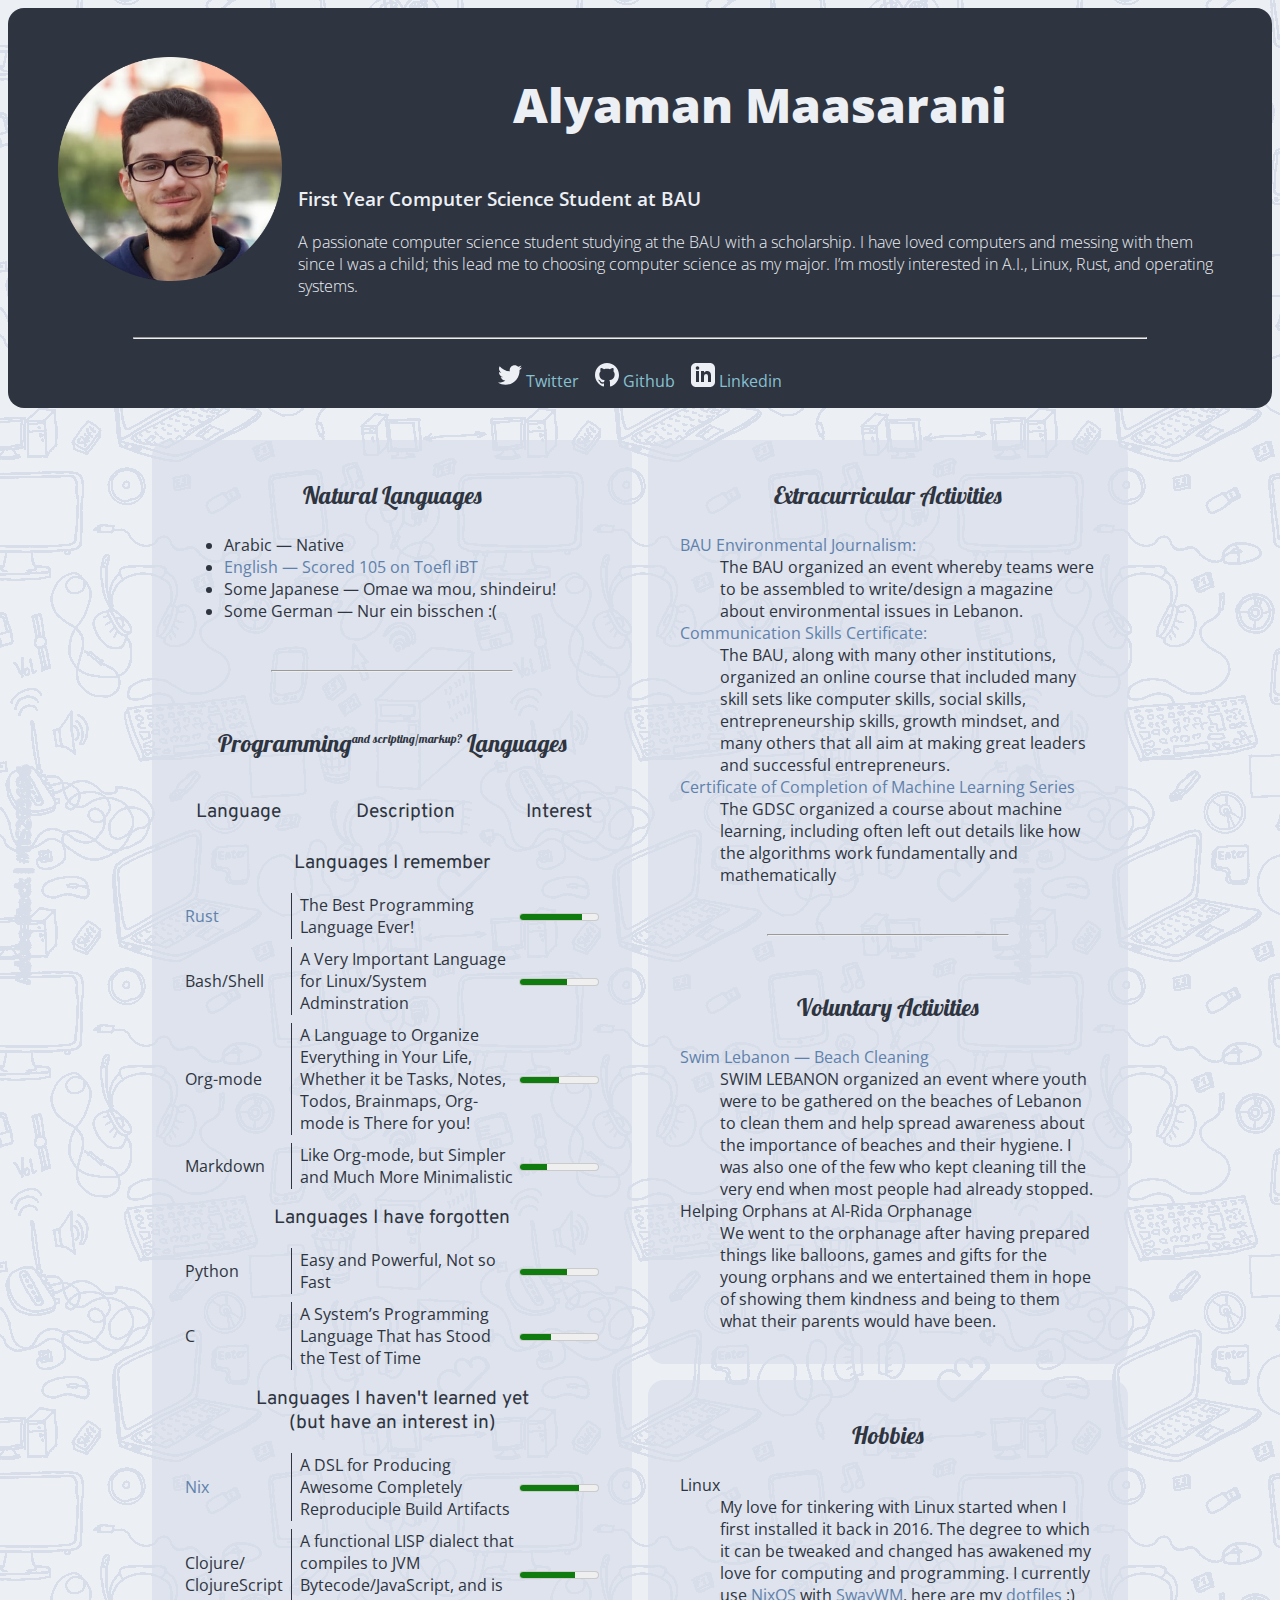
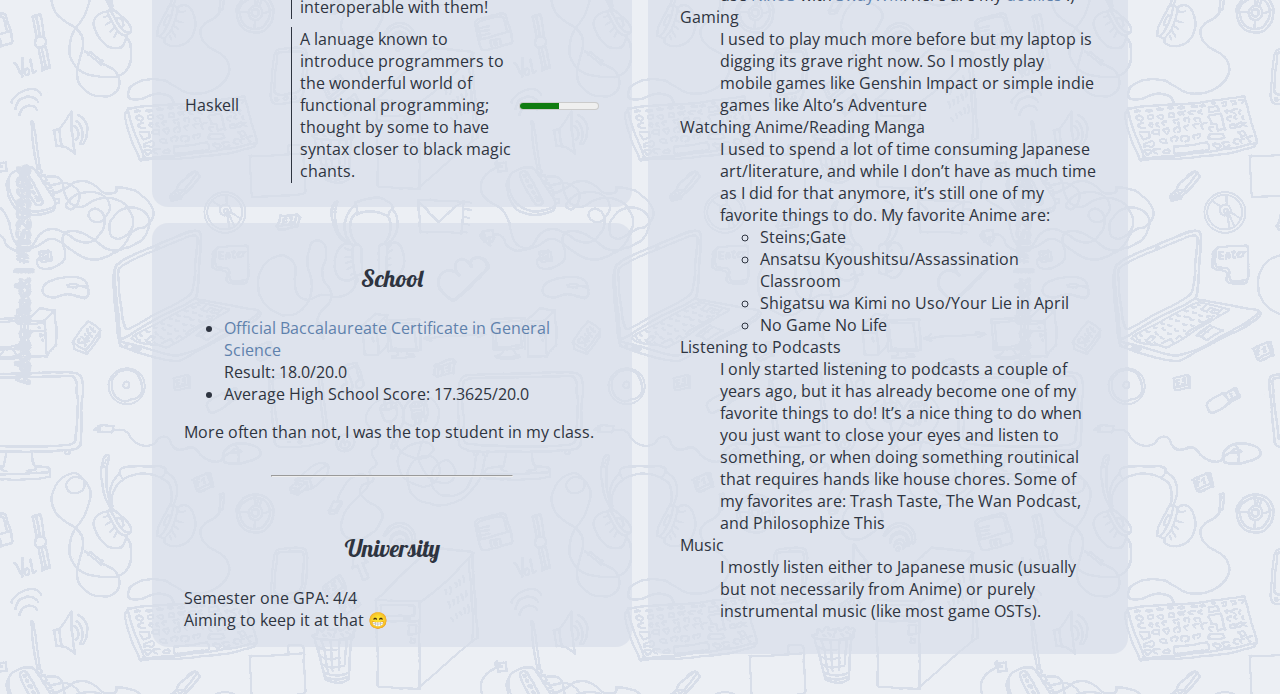
<file: index.html>
<!doctype html>
<html class="no-js" lang="en">
    <head>
        <meta charset="utf-8">
        <meta http-equiv="x-ua-compatible" content="ie=edge">
        <title>Alyaman Maasarani’s CV</title>
        <meta name="description" content="">
        <meta name="viewport" content="width=device-width, initial-scale=1">
        <link rel="stylesheet" href="./main.css" type="text/css" media="screen" />
        <link rel="apple-touch-icon" href="/apple-touch-icon.png">
        <!-- Place favicon.ico in the root directory -->
    </head>
    <body>
        <!--[if lt IE 8]>
            <p class="browserupgrade">
            You are using an <strong>outdated</strong> browser. Please
            <a href="http://browsehappy.com/">upgrade your browser</a> to improve
            your experience.
            </p>
        <![endif]-->
        <div class="header">
            <div class="introduction">
                <img src="./res/personal-image.png" alt="Personal Image" id="personal-image"/>
                <div class="intro-text">
                    <p class="personal-name">
                        Alyaman Maasarani
                    </p>
                    <p class="personal-subtitle">
                        First Year Computer Science Student at BAU
                    </p>
                    <p class="personal-desc">
                        A passionate computer science student studying at the BAU with a
                        scholarship. I have loved computers and messing with them since I
                        was a child; this lead me to choosing computer science as my major.
                        I’m mostly interested in A.I., Linux, Rust, and operating systems.
                    </p>
                </div>
            </div>
            <hr />
            <div class="social-flexbox">
                <div clas="social-item">
                    <img src="./res/twitter.svg" alt="Twitter Icon" />
                    <a href="https://www.youtube.com/watch?v=dQw4w9WgXcQ">
                        Twitter
                    </a>
                </div>
                <div clas="social-item">
                    <img src="./res/github.svg" alt="Github Icon" />
                    <a href="https://www.youtube.com/watch?v=dQw4w9WgXcQ">
                        Github
                    </a>
                </div>
                <div clas="social-item">
                    <img src="./res/linkedin.svg" alt="Linkedin Icon" />
                    <a href="https://www.youtube.com/watch?v=dQw4w9WgXcQ">
                        Linkedin
                    </a>
                </div>
            </div>
        </div> <!--header End-->
        <div class="flex-cards">
            <div>            <div class="content-card" id="lang-card">
                <div class="section" id="natural-lang">
                    <p class="section-title">Natural Languages</p>
                    <div class="section-cont">
                        <ul>
                            <li>Arabic — Native</li>
                            <li><a href="./res/toefl-ibt.pdf" target="_blank">English — Scored 105 on Toefl iBT</a></li>
                            <li>Some Japanese — Omae wa mou, shindeiru!</li>
                            <li>Some German — Nur ein bisschen :(</li>
                        </ul>
                    </div>
                </div>
                <hr />
                <div class="section" id="prog-lang">
                    <p class="section-title">Programming<sup style="font-size: 0.5em;">and scripting/markup?</sup> Languages</p>
                    <div class="section-cont">
                        <table id="prog-table">
                            <tr>
                                <th>Language</th>
                                <th>Description</th>
                                <th>Interest</th>
                            </tr>
                            <tr>
                                <th colspan="3">Languages I remember</th>
                            </tr>
                            <tr>
                                <td>
                                    <a target="_blank" href="https://www.rust-lang.org/">Rust</a>
                                </td>
                                <td>The Best Programming Language Ever!</td>
                                <td><meter value="0.8"></meter></td>
                            </tr>
                            <tr><td>Bash/Shell</td>
                                <td>A Very Important Language for Linux/System Adminstration</td> <td><meter value="0.6"></meter></td></tr>
                            <tr><td>Org-mode</td>
                                <td>A Language to Organize Everything in Your Life, Whether it be Tasks, Notes, Todos, Brainmaps, Org-mode is There for you!</td>
                                <td><meter value="0.5"></meter></td></tr>
                            <tr><td>Markdown</td>
                                <td>Like Org-mode, but Simpler and Much More Minimalistic</td>
                                <td><meter value="0.35"></meter></td></tr>

                            <tr>
                                <th colspan="3">Languages I have forgotten</th>
                            </tr>
                            <tr><td>Python</td>
                                <td>Easy and Powerful, Not so Fast</td>
                                <td><meter value="0.6"></meter></td></tr>
                            <tr><td>C</td> <td>A System’s Programming Language That has Stood the Test of Time</td><td><meter value="0.4"></meter></td></tr>
                            <tr>

                                <th colspan="3">Languages I haven't learned yet
                                    <br />(but have an interest in)</th>
                            </tr>

                            <tr>
                                <td><a href="https://nixos.org/" target="_blank">
                                    Nix
                                </a></td>
                                <td>A DSL for Producing Awesome Completely Reproduciple Build Artifacts</td>
                                <td><meter value="0.75"></meter></td>
                            </tr>
                            <tr>
                                <td>Clojure/<br />ClojureScript</td>
                                <td>A functional LISP dialect that compiles to JVM Bytecode/JavaScript, and is interoperable with them!</td>
                                <td><meter value="0.7""></meter></td>
                            </tr>
                            <tr>
                                <td>Haskell</td>
                                <td>A lanuage known to introduce programmers to the
                                wonderful world of functional programming; thought by
                                some to have syntax closer to black magic chants.</td>
                                <td><meter value="0.5"></meter></td>
                            </tr>
                        </table>
                    </div>
                </div>
            </div>
            <div id="edu-card" class="content-card">
                <div id="school" class="section">
                    <p class="section-title">School</p>
                    <div class="section-cont">
                        <ul>
                            <li>
                                <a href= "./res/certs/official-baccalaureate-exams-gs.pdf" target="_blank">
                                    Official Baccalaureate Certificate in General Science
                                </a>
                                <br />Result: 18.0/20.0
                            </li>
                            <li>
                                Average High School Score: 17.3625/20.0
                            </li>
                        </ul>
                        More often than not, I was the top student in my class.
                    </div>
                </div>
                <hr />
                <div id="uni" class="section">
                    <p class="section-title">University</p>
                    <div class="section-cont">
                        Semester one GPA: 4/4 <br /> Aiming to keep it at that 😁
                    </div>
                </div>
            </div>
            </div>            <div><div id="activities" class="content-card">
                <div id="extracurricular" class="section">
                    <p class="section-title">Extracurricular Activities</p>
                    <div class="section-cont">
                        <dl>
                            <dt>
                                <a href= "./res/certs/bau-journalism-about-the-environment.pdf" target="_blank">
                                    BAU Environmental Journalism:
                                </a>
                            </dt>
                            <dd>The BAU organized an event whereby teams were to be assembled
                                to write/design a magazine about environmental issues in
                                Lebanon.</dd>
                            <dt>
                                <a href=
                                        "./res/certs/communication-skills-certificate.pdf" target="_blank">
                                    Communication Skills Certificate:
                                </a>
                            </dt>
                            <dd>The BAU, along with many other institutions, organized an
                                online course that included many skill sets like computer skills,
                                social skills, entrepreneurship skills, growth mindset, and many
                                others that all aim at making great leaders and successful
                                entrepreneurs.</dd>
                            <dt>
                                <a href=
                                        "./res/certs/certificate-of-completion-machine-learning-series.pdf" target="_blank">
                                    Certificate of Completion of Machine Learning Series</a>
                            </dt>
                            <dd>The GDSC organized a course about machine learning, including
                                often left out details like how the algorithms work fundamentally
                                and mathematically</dd>
                        </dl>
                    </div>
                </div>
                <hr />
                <div id="voluntary" class="section">
                    <p class="section-title">Voluntary Activities</p>
                    <div class="section-cont"><dl>
                        <dt>
                            <a href="./res/certs/swim-lebanon-tripoli-beach-cleaning-participation.pdf" target="_blank">
                                Swim Lebanon — Beach Cleaning
                            </a>
                        </dt>
                        <dd>SWIM LEBANON organized an event where youth were to be gathered
                            on the beaches of Lebanon to clean them and help spread awareness
                            about the importance of beaches and their hygiene. I was also one
                            of the few who kept cleaning till the very end when most people had
                            already stopped.</dd>
                        <dt>
                            Helping Orphans at Al-Rida Orphanage
                        </dt>
                        <dd>We went to the orphanage after having prepared things like
                            balloons, games and gifts for the young orphans and we entertained
                            them in hope of showing them kindness and being to them what their
                            parents would have been.</dd>
                    </dl></div>
                </div>
            </div>
            <div id="hobbies" class="content-card">
                <div id="hobbies" class="section">
                    <p class="section-title">Hobbies</p>
                    <div class="section-cont">
                        <dl>
                            <dt>Linux</dt>
                            <dd>
                                My love for tinkering with Linux started when I first installed it
                                back in 2016. The degree to which it can be tweaked and changed has
                                awakened my love for computing and programming. I currently use
                                <a href="https://nixos.org/" target="_blank">NixOS</a> with
                                <a href="https://swaywm.org/" target="_blank">SwayWM</a>. here are
                                my <a href="https://gitlab.com/alyaman.x.p300/dotfiles/-/tree/nixos" target=
                                            "_blank">dotfiles</a> :)
                            </dd>
                            <dt>Gaming</dt>
                            <dd>I used to play much more before but my laptop is digging its
                                grave right now. So I mostly play mobile games like Genshin Impact
                                or simple indie games like Alto’s Adventure</dd>
                            <dt>Watching Anime/Reading Manga</dt>
                            <dd>
                                I used to spend a lot of time consuming Japanese
                                art/literature, and while I don’t have as much time as I
                                did for that anymore, it’s still one of my favorite things to
                                do. My favorite Anime are:
                                <ul type="circle">
                                    <li>Steins;Gate</li>
                                    <li>Ansatsu Kyoushitsu/Assassination Classroom</li>
                                    <li>Shigatsu wa Kimi no Uso/Your Lie in April</li>
                                    <li>No Game No Life</li>
                                </ul>
                            </dd>
                            <dt>Listening to Podcasts</dt>
                            <dd>
                                I only started listening to podcasts a couple of years ago,
                                but it has already become one of my favorite things to do!
                                It’s a nice thing to do when you just want to close your eyes
                                and listen to something, or when doing something routinical
                                that requires hands like house chores. Some of my favorites are:
                                Trash Taste, The Wan Podcast, and Philosophize This
                            </dd>
                            <dt>Music</dt>
                            <dd>
                                I mostly listen either to Japanese music (usually but not
                                necessarily from Anime) or purely instrumental music (like
                                most game OSTs).
                            </dd>
                        </dl>
                    </div>
                </div>
            </div>

            </div>
        </div>
    </body>
</html>
</file>
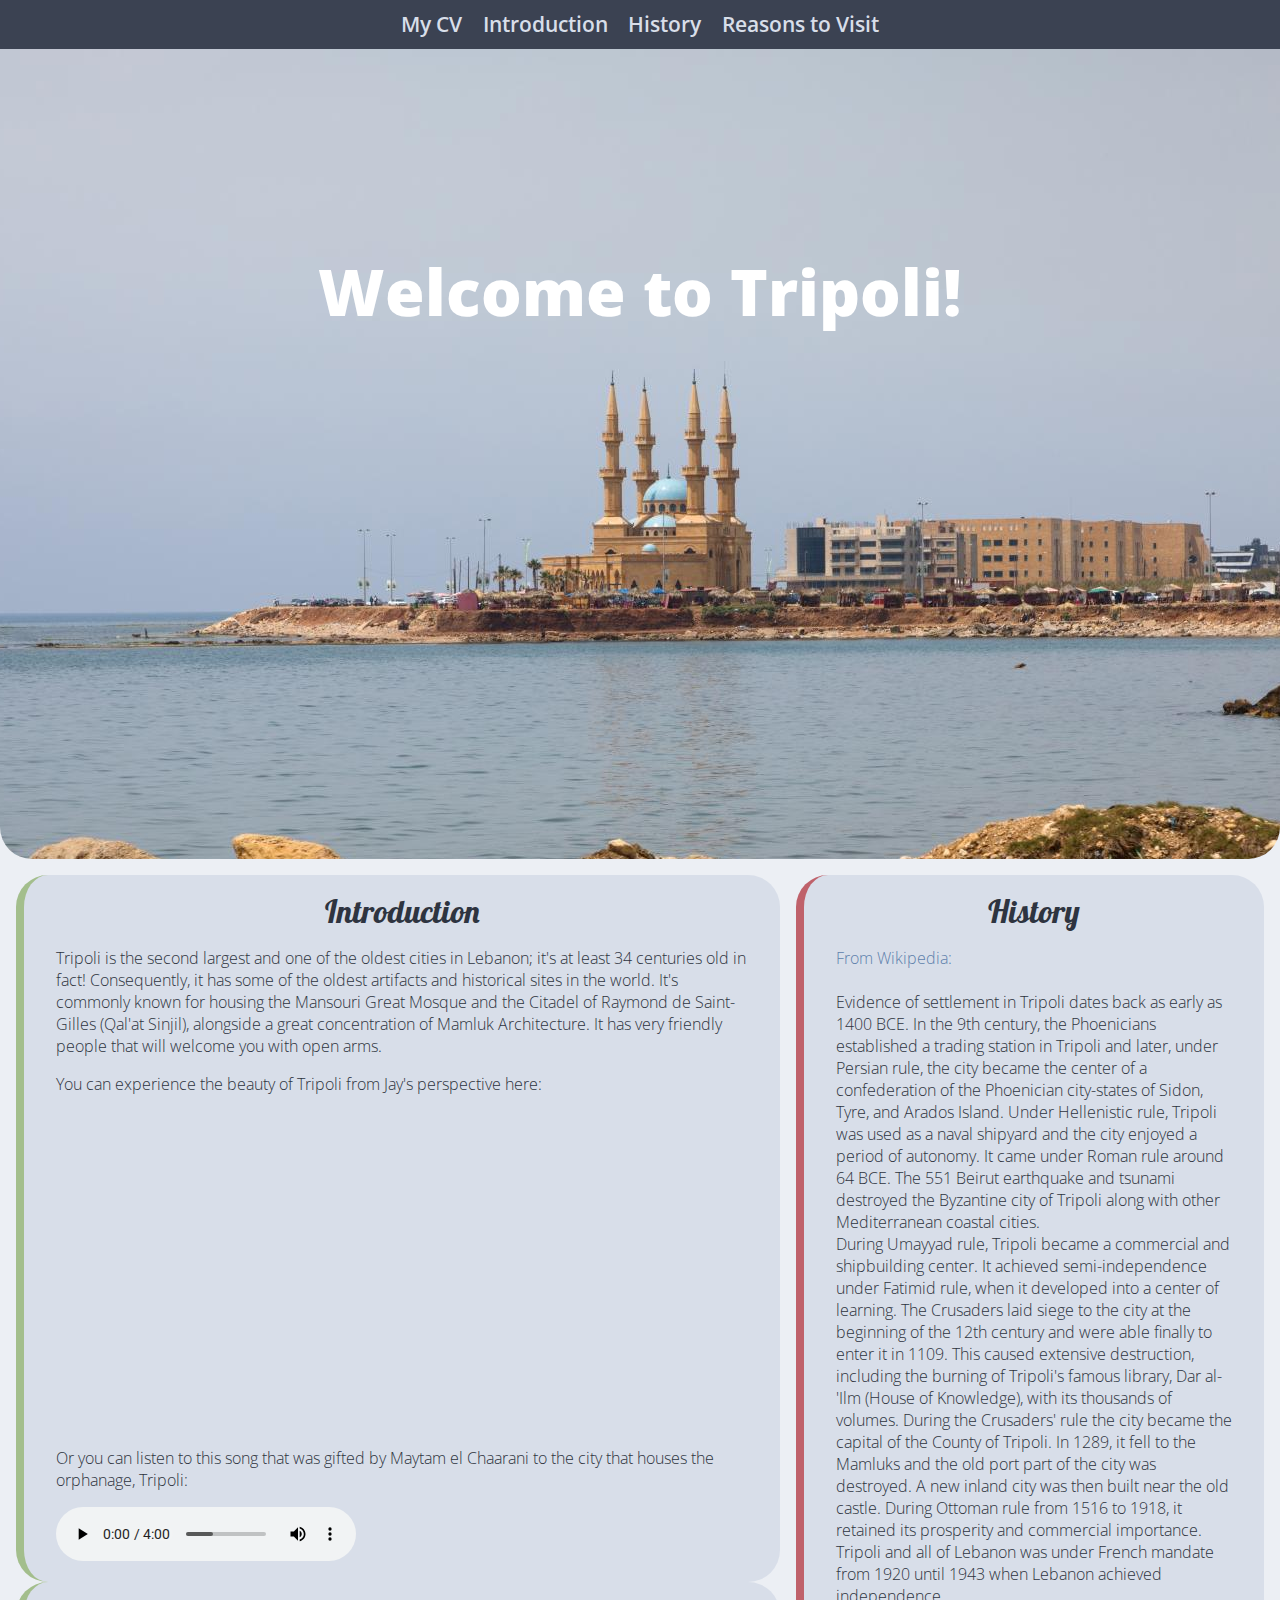
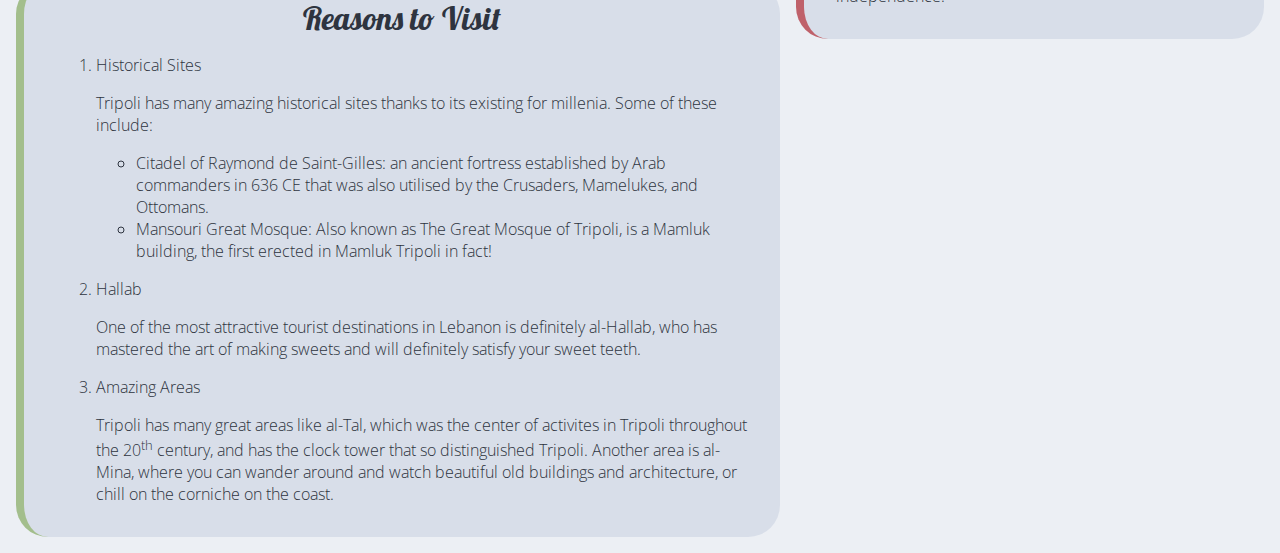
<file: tripoli.html>
<!doctype html>
<html class="no-js" lang="">
  <head>
    <meta charset="utf-8">
    <meta http-equiv="x-ua-compatible" content="ie=edge">
    <title>Tripoli, Al-Fayḥā‘</title>
    <meta name="description" content="">
    <meta name="viewport" content="width=device-width, initial-scale=1">
    <link rel="stylesheet" href="./tripoli.css" type="text/css" media="screen" />

    <link rel="apple-touch-icon" href="/apple-touch-icon.png">
    <!-- Place favicon.ico in the root directory -->

  </head>
  <body>
    <!--[if lt IE 8]>
      <p class="browserupgrade">
      You are using an <strong>outdated</strong> browser. Please
      <a href="http://browsehappy.com/">upgrade your browser</a> to improve
      your experience.
      </p>
    <![endif]-->
    <div class="navbar">
      <a href="./index.html" >My CV            </a>
      <a href="#intro"       >Introduction     </a>
      <a href="#history"     >History          </a>
      <a href="#reasons-vis" >Reasons to Visit </a>
    </div>
    <div class="header">
      <p>Welcome to Tripoli!</p>
    </div>

    <div class="flex-sec">
      <div class="flex-item">
        <div id="intro" class="content-sec">
          <div class="subtitle">
            Introduction
          </div>
          <p>
            Tripoli is the second largest and one of the oldest cities in
            Lebanon; it's at least 34 centuries old in fact! Consequently, it
            has some of the oldest artifacts and historical sites in the world.
            It's commonly known for housing the Mansouri Great Mosque and the
            Citadel of Raymond de Saint-Gilles (Qal'at Sinjil), alongside a
            great concentration of Mamluk Architecture. It has very friendly
            people that will welcome you with open arms.
          </p>
          <p>
            You can experience the beauty of Tripoli from Jay's perspective here:
          </p>
          <center><iframe width="560" height="315" src=
                                 "https://www.youtube.com/embed/yEq0tQKCJMY" title=
                                 "YouTube video player" frameborder="0" allow=
                                 "accelerometer; autoplay; clipboard-write; encrypted-media; gyroscope; picture-in-picture"
                          allowfullscreen></iframe></center>
          <p>
            Or you can listen to this song that was gifted by Maytam el
            Chaarani to the city that houses the orphanage, Tripoli:
          </p>
          <audio controls>
            <source
              src="./res/Song from Maytam el Chaarani  to Tripoli-أحمد قعبور -أغنية لطرابلس مهداة من ميتم الشعراني [F3vVH1g1gis].webm"
              type="audio/webm"
            />
            <source
              src="./res/Song from Maytam el Chaarani  to Tripoli-أحمد قعبور -أغنية لطرابلس مهداة من ميتم الشعراني [F3vVH1g1gis].ogg"
              type="audio/ogg"
            />
            Sorry! Your web browser appears not to support the <code>audio</code> tag.
          </audio>

        </div>
        <div id="reasons-vis" class="content-sec">
          <div class="subtitle">
            Reasons to Visit
          </div>
          <ol id="reasons-ls">
            <li>
              Historical Sites
            </li>
            <p>
              Tripoli has many amazing historical sites thanks to its existing
              for millenia. Some of these include:
              <ul>
                <li>Citadel of Raymond de Saint-Gilles: an ancient fortress
                  established by Arab commanders in <time datetime="0636-00-00">636
                  CE</time> that was also utilised by the Crusaders, Mamelukes, and
                  Ottomans.</li>
                <li>
                  Mansouri Great Mosque: Also known as The Great Mosque of Tripoli, is
                  a Mamluk building, the first erected in Mamluk Tripoli in fact!
                </li>
              </ul>
            </p>

            <li>Hallab</li>
            <p>
              One of the most attractive tourist destinations in Lebanon is
              definitely al-Hallab, who has mastered the art of making sweets and
              will definitely satisfy your sweet teeth.
            </p>

            <li>Amazing Areas</li>
            <p>
              Tripoli has many great areas like al-Tal, which was the center of
              activites in Tripoli throughout the 20<sup>th</sup> century, and
              has the clock tower that so distinguished Tripoli. Another area is
              al-Mina, where you can wander around and watch beautiful old
              buildings and architecture, or chill on the corniche on the coast.
            </p>
          </ol>
        </div>
      </div>
      <div class="flex-item">
        <div id="history" class="content-sec">
          <div class="subtitle">
            History
          </div>
          <p>
            <a href="https://en.wikipedia.org/wiki/Tripoli,_Lebanon#History">From Wikipedia:</a><br /><br />
            Evidence of settlement in Tripoli dates back as early as 1400 BCE.
            In the 9th century, the Phoenicians established a trading station
            in Tripoli and later, under Persian rule, the city became the
            center of a confederation of the Phoenician city-states of Sidon,
            Tyre, and Arados Island. Under Hellenistic rule, Tripoli was used
            as a naval shipyard and the city enjoyed a period of autonomy. It
            came under Roman rule around 64 BCE. The 551 Beirut earthquake and
            tsunami destroyed the Byzantine city of Tripoli along with other
            Mediterranean coastal cities.
            <br />
            During Umayyad rule, Tripoli became a commercial and shipbuilding
            center. It achieved semi-independence under Fatimid rule, when it
            developed into a center of learning. The Crusaders laid siege to
            the city at the beginning of the 12th century and were able finally
            to enter it in 1109. This caused extensive destruction, including
            the burning of Tripoli's famous library, Dar al-'Ilm (House of
            Knowledge), with its thousands of volumes. During the Crusaders'
            rule the city became the capital of the County of Tripoli. In 1289,
            it fell to the Mamluks and the old port part of the city was
            destroyed. A new inland city was then built near the old castle.
            During Ottoman rule from 1516 to 1918, it retained its prosperity
            and commercial importance. Tripoli and all of Lebanon was under
            French mandate from 1920 until 1943 when Lebanon achieved
            independence.
          </p>
        </div>
      </div>
    </div>
  </body>
</html>
</file>
<file: main.css>
@import url('https://fonts.googleapis.com/css2?family=Lobster&family=Open+Sans:wght@300;400;600;700;800&family=Roboto:wght@400;700&family=Overpass:wght@600&display=swap');

body {
    background-image: url(./res/bg-colored.png);
    font-family: 'Open Sans', sans-serif;
}

/*
 * Inside Header {{{
 */

#personal-image {
    height: 14em;
    width: 14em;
}

.header {
    border-radius: 1em;
    background: #2e3440;
    color: #eceff4;
}

.header a {
    color: #88C0D0;
    text-decoration: none;
}

.intro-text {
    width: 75%;
}

.personal-name {
    font: 800 3em 'Open Sans', sans-serif;
    text-align: center;
}

.personal-subtitle {
    font: 600 1.2em 'Open Sans', sans-serif;
}

.personal-desc {
    font-family: 'Open Sans', sans-serif;
    font-weight: 300;
}

.introduction, .social-flexbox {
    display: flex;
    flex-flow: row wrap;
    justify-content: center;
    padding: 1em;
    column-gap: 1em;
    align-items: center;
}

.header hr {
    width: 80%;
    background-color: white;
    color: white;
}

/* }}}
 *
 *  Actual Content {{{
 */

.flex-cards {
    display: flex;
    flex-flow: row wrap;
    justify-content: center;
    padding: 1em;
    column-gap: 1em;
    align-items: flex-start;
}

.content-card .section .section-title {
    font: 1.5em 'Lobster', cursive;
    text-align: center;
    color: #2e3440;
}

.content-card {
    background-color: #d8dee9b0;
    border-radius: 1em;
    max-width: 30em;
}

.content-card .section {
    padding: 1em;
    margin: 1em;
}

.content-card hr {
    width: 50%;
    /* color: #2e3440; */
    background-color: #2e3440;
}

.section .section-cont {
    color: #2e3440;
}

.section .section-cont a {
    color: #5e81ac;
    text-decoration: none;
}

#prog-table th {
    font: 1.2em "Overpass", sans-serif;
    padding: 0.5em 0 0.5em;
}

#prog-table tr > td:first-child {
    border-right: solid #2e3440;
    border-right-width: 0.1em;
    padding-right: 0.5em;
}

#prog-table tr > td:nth-child(2) {
    padding-left: 0.5em;
}

#prog-table {
    border-collapse: separate;
    border-spacing: 0 0.5em;
}
</file>
<file: tripoli.css>
@import url("https://fonts.googleapis.com/css2?family=Lobster&family=Open+Sans:wght@300;400;600;700;800&family=Roboto:wght@400;700&family=Overpass:wght@600&display=swap");
body {
  font-family: "Open Sans", "Roboto", sans-serif;
  font-size: 1em;
  font-weight: 400;
  background-color: #eceff4;
  color: #2e3440;
  margin: 0; }

.navbar {
  display: flex;
  flex-flow: row wrap;
  align-items: center;
  justify-content: center;
  background-color: #3b4252;
  overflow: hidden;
  width: auto;
  margin: auto;
  font-family: "Open Sans", "Roboto", sans-serif;
  font-size: 1em;
  font-weight: 600; }
  .navbar a {
    float: left;
    color: #d8dee9;
    text-align: center;
    padding: 0.5em;
    text-decoration: none;
    font-size: 1.3em; }
    .navbar a:hover {
      background-color: #434c5e;
      color: #88c0d0; }

.header {
  background-image: url(./res/tripoli-alt.jpg);
  background-position-x: center;
  background-repeat: no-repeat;
  height: 60vh;
  text-align: center;
  font-family: "Open Sans", "Roboto", sans-serif;
  font-size: 4em;
  font-weight: 800;
  color: white;
  padding: 15vh 0;
  border-radius: 0 0 2rem 2rem; }

.flex-sec {
  display: flex;
  flex-flow: row wrap;
  justify-content: space-evenly;
  margin: 1em 1em;
  gap: 1em; }
  .flex-sec :first-child {
    flex-grow: 3;
    flex-basis: 20em; }
  .flex-sec :nth-child(2) {
    flex-grow: 1;
    flex-basis: 20em; }
  .flex-sec #history {
    border-radius: 2rem;
    border-left: 0.5rem solid #bf616a; }
  .flex-sec .content-sec {
    padding: 1em 2em;
    background-color: #d8dee9;
    font-family: "Open Sans", "Roboto", sans-serif;
    font-size: 1em;
    font-weight: 300;
    border-radius: 2rem;
    border-left: 0.5rem solid #a3be8c; }
    .flex-sec .content-sec .subtitle {
      text-align: center;
      font-family: "Lobster", cursive;
      font-size: 2em; }
    .flex-sec .content-sec iframe {
      max-width: 100%; }
    .flex-sec .content-sec a {
      color: #5e81ac;
      text-decoration: none; }

/*# sourceMappingURL=tripoli.css.map */
</file>
